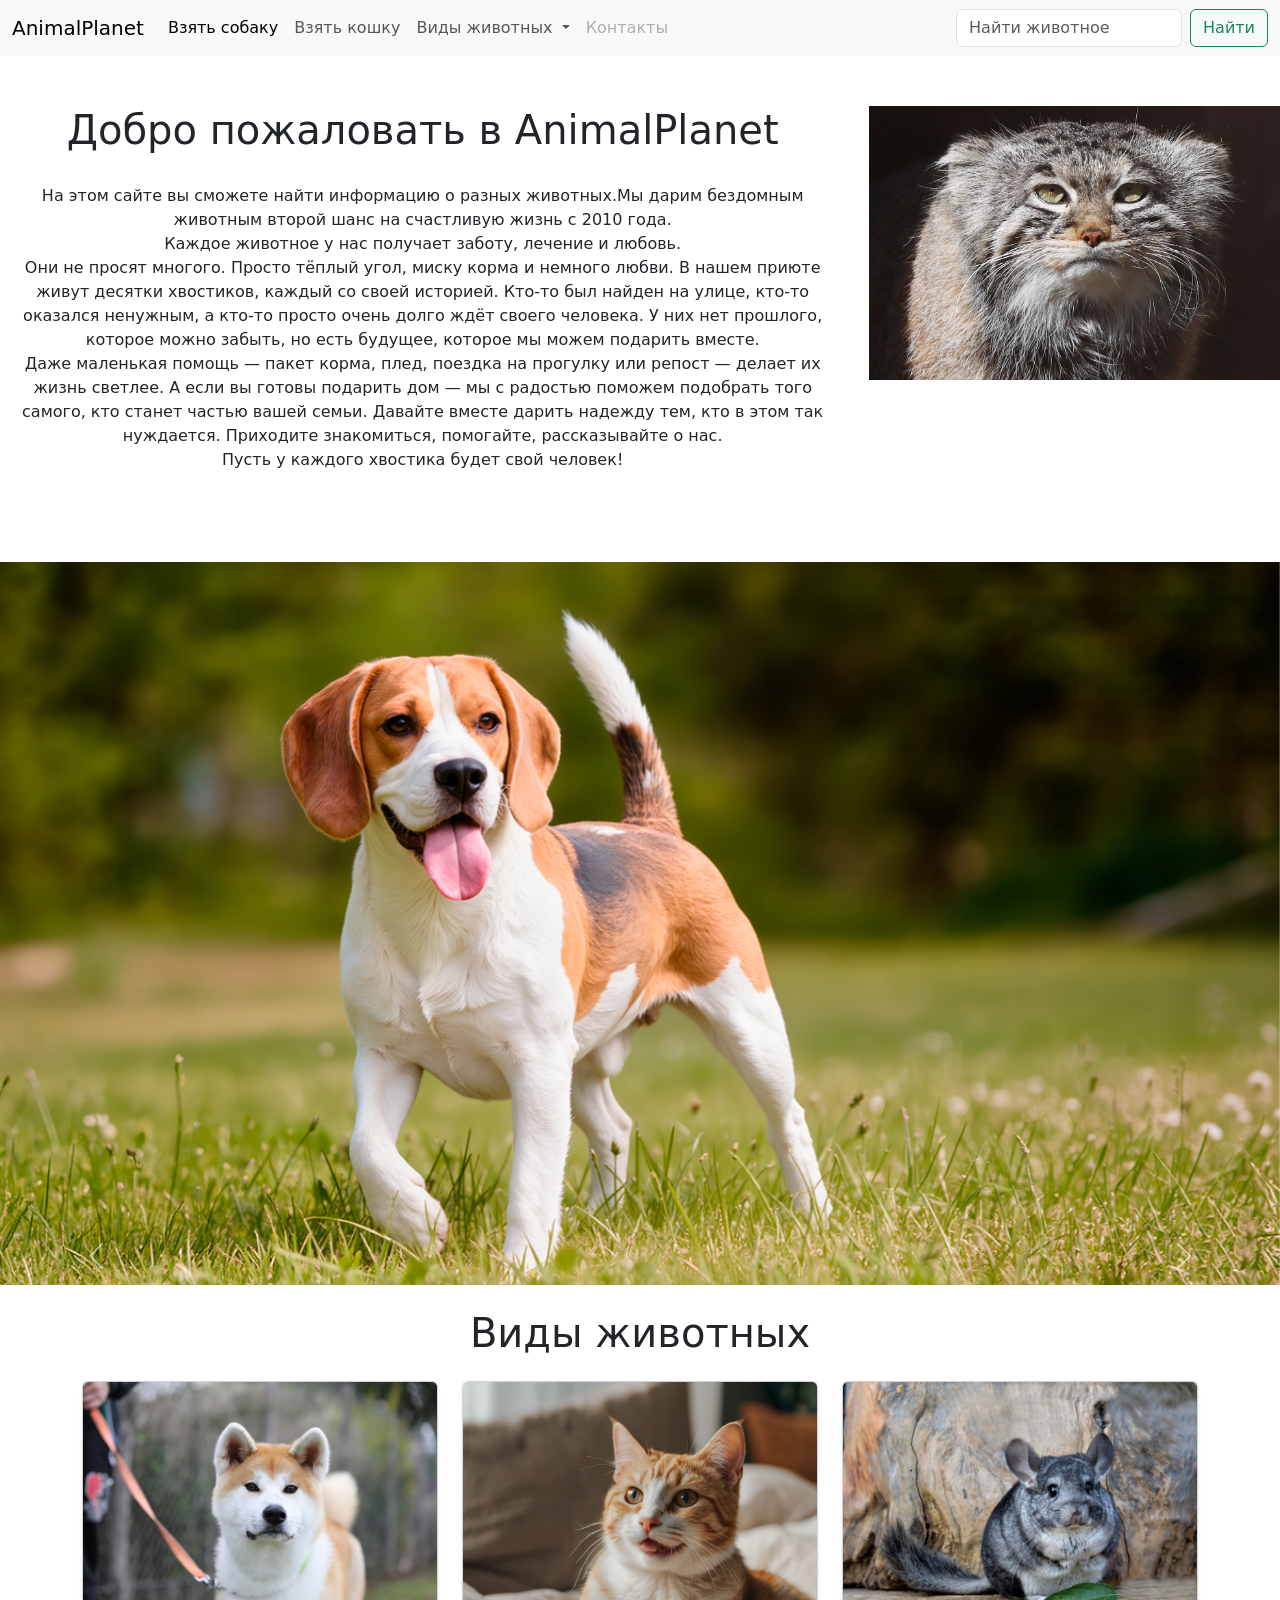
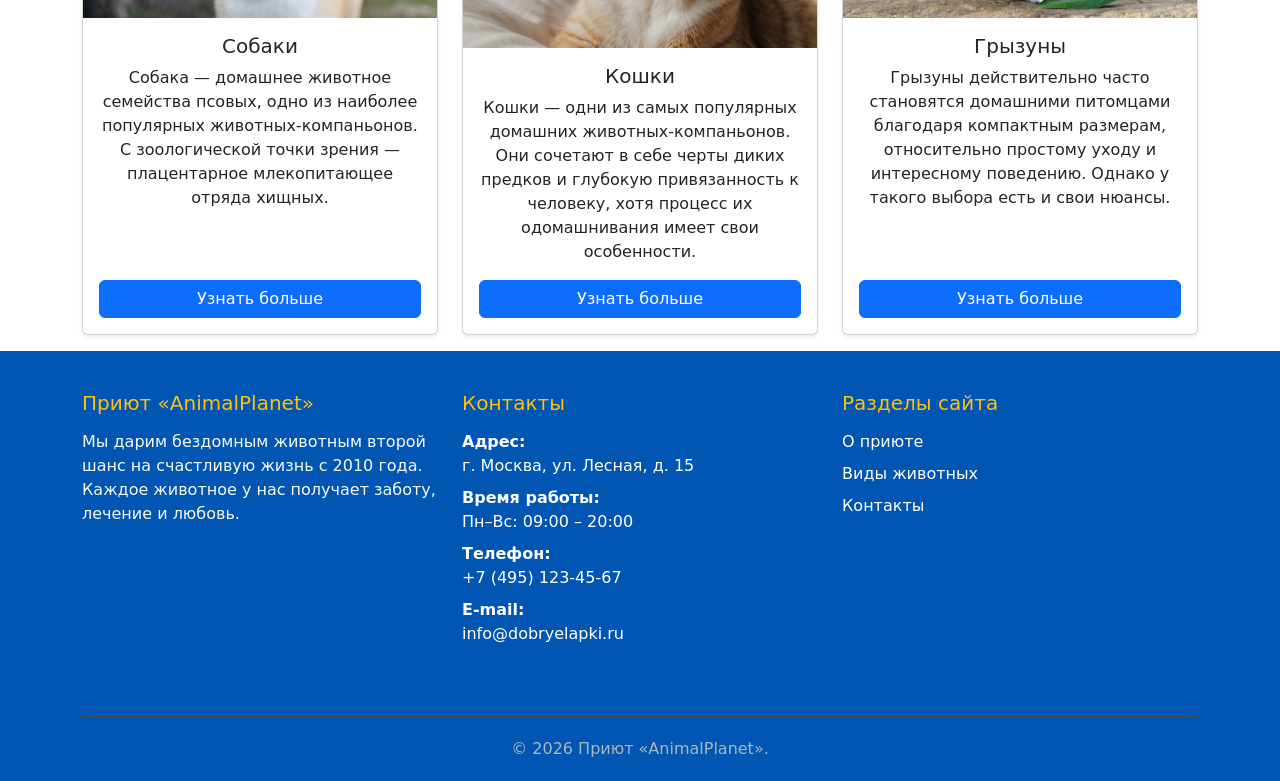
<file: index.html>
<!doctype html>
<html lang="en">
  <head>
    <meta charset="utf-8">
    <meta name="viewport" content="width=device-width, initial-scale=1">
    <title>Bootstrap demo</title>
    <link href="https://cdn.jsdelivr.net/npm/bootstrap@5.3.8/dist/css/bootstrap.min.css" rel="stylesheet" integrity="sha384-sRIl4kxILFvY47J16cr9ZwB07vP4J8+LH7qKQnuqkuIAvNWLzeN8tE5YBujZqJLB" crossorigin="anonymous">
    <link rel="stylesheet" href="Untitled-1.css">
  </head>
  <body>
    <script src="https://cdn.jsdelivr.net/npm/bootstrap@5.3.8/dist/js/bootstrap.bundle.min.js" integrity="sha384-FKyoEForCGlyvwx9Hj09JcYn3nv7wiPVlz7YYwJrWVcXK/BmnVDxM+D2scQbITxI" crossorigin="anonymous"></script>
    <header>
      <nav class="navbar navbar-expand-lg bg-body-tertiary">
  <div class="container-fluid">
    <a class="navbar-brand" href="#b">AnimalPlanet</a>
    <button class="navbar-toggler" type="button" data-bs-toggle="collapse" data-bs-target="#navbarSupportedContent" aria-controls="navbarSupportedContent" aria-expanded="false" aria-label="Toggle navigation">
      <span class="navbar-toggler-icon"></span>
    </button>
    <div class="collapse navbar-collapse" id="navbarSupportedContent">
      <ul class="navbar-nav me-auto mb-2 mb-lg-0">
        <li class="nav-item">
          <a class="nav-link active" aria-current="page" href="Взя.html">Взять собаку</a>
        </li>
        <li class="nav-item">
          <a class="nav-link" href="Взя.html">Взять кошку</a>
        </li>
        <li class="nav-item dropdown">
          <a class="nav-link dropdown-toggle" href="#" role="button" data-bs-toggle="dropdown" aria-expanded="false">
            Виды животных
          </a>
          <ul class="dropdown-menu">
            <li><a class="dropdown-item" href="#a">Кошки</a></li>
            <li><hr class="dropdown-divider"></li>
            <li><a class="dropdown-item" href="#a">Собаки</a></li>
            <li><hr class="dropdown-divider"></li>
            <li><a class="dropdown-item" href="#a">Грызуны</a></li>
          </ul>
        </li>
        <li class="nav-item">
          <a class="nav-link disabled" aria-disabled="true">Контакты</a>
        </li>
      </ul>
      <form class="d-flex" role="search">
        <input class="form-control me-2" type="search" placeholder="Найти животное" aria-label="Search"/>
        <button class="btn btn-outline-success" type="submit">Найти</button>
      </form>
    </div>
  </div>
</nav>
<section>
  <div id="b" class="container1 text-center">
    <div class="row">
      <div class="col-8"><h1>Добро пожаловать в AnimalPlanet</h1><p> На этом сайте вы сможете найти информацию о разных животных.Мы дарим бездомным животным второй шанс на счастливую жизнь с 2010 года.
          <br>Каждое животное у нас получает заботу, лечение и любовь.<br>Они не просят многого. Просто тёплый угол, миску корма и немного любви. В нашем приюте живут десятки хвостиков, каждый со своей историей. Кто-то был найден на улице, кто-то оказался ненужным, а кто-то просто очень долго ждёт своего человека.

У них нет прошлого, которое можно забыть, но есть будущее, которое мы можем подарить вместе. <br>Даже маленькая помощь — пакет корма, плед, поездка на прогулку или репост — делает их жизнь светлее. А если вы готовы подарить дом — мы с радостью поможем подобрать того самого, кто станет частью вашей семьи.

Давайте вместе дарить надежду тем, кто в этом так нуждается. Приходите знакомиться, помогайте, рассказывайте о нас.<br> Пусть у каждого хвостика будет свой человек!</p></div>
      <div class="col-4"><img src="i (1).webp" class="w-100" alt="manul"></div>
    </div>
  </div>
</section>
    <br>
    <div id="carouselExampleIndicators" class="carousel slide">
  <div class="carousel-indicators">
    <button type="button" data-bs-target="#carouselExampleIndicators" data-bs-slide-to="0" class="active" aria-current="true" aria-label="Slide 1"></button>
    <button type="button" data-bs-target="#carouselExampleIndicators" data-bs-slide-to="1" aria-label="Slide 2"></button>
    <button type="button" data-bs-target="#carouselExampleIndicators" data-bs-slide-to="2" aria-label="Slide 3"></button>
    <button type="button" data-bs-target="#carouselExampleIndicators" data-bs-slide-to="3" aria-label="Slide 4"></button>
  </div>
  <div class="carousel-inner">
    <div class="carousel-item active">
      <img src="bigl-dlya-nachinayushchih.png" class="d-block w-100" >
    </div>
    <div class="carousel-item">
      <img src="i (2).webp" class="d-block w-100" >
    </div>
    <div class="carousel-item">
      <img src="FoiTan_snig.jpg" class="d-block w-100" >
    </div>
    <div class="carousel-item">
      <img src="i (4).webp" class="d-block w-100" >
    </div>
  </div>
  <button class="carousel-control-prev" type="button" data-bs-target="#carouselExampleIndicators" data-bs-slide="prev">
    <span class="carousel-control-prev-icon" aria-hidden="true"></span>
    <span class="visually-hidden">Previous</span>
  </button>
  <button class="carousel-control-next" type="button" data-bs-target="#carouselExampleIndicators" data-bs-slide="next">
    <span class="carousel-control-next-icon" aria-hidden="true"></span>
    <span class="visually-hidden">Next</span>
  </button>
  <br>
<section1>
  <div id="a" class="container text-center">
    <h1 class="mb-4">Виды животных</h1>
    <div class="row justify-content-center">
      <div class="col-md-4 mb-3">
        <div class="card h-100 shadow-sm"> 
          <img src="403b14edae25462c90295f587f990c96.jpeg" class="card-img-top" class="card-img-top" alt="Собаки">
          <div class="card-body d-flex flex-column">
            <h5 class="card-title">Собаки</h5>
            <p class="card-text flex-grow-1">Собака — домашнее животное семейства псовых, одно из наиболее популярных животных-компаньонов. С зоологической точки зрения — плацентарное млекопитающее отряда хищных.</p>
            <a href="а.html" class="btn btn-primary mt-auto">Узнать больше</a>
          </div>
        </div>
      </div>
      <div class="col-md-4 mb-3">
        <div class="card h-100 shadow-sm">
          <img src="74aa0170dc.jpg" class="card-img-top" alt="Кошки">
          <div class="card-body d-flex flex-column">
            <h5 class="card-title">Кошки</h5>
            <p class="card-text flex-grow-1">Кошки — одни из самых популярных домашних животных-компаньонов. Они сочетают в себе черты диких предков и глубокую привязанность к человеку, хотя процесс их одомашнивания имеет свои особенности.</p>
            <a href="а.html" class="btn btn-primary mt-auto">Узнать больше</a>
          </div>
        </div>
      </div>
      <div class="col-md-4 mb-3">
        <div class="card h-100 shadow-sm">
          <img src="gl_shinshilla.jpg" class="card-img-top" alt="Грызуны">
          <div class="card-body d-flex flex-column">
            <h5 class="card-title">Грызуны</h5>
            <p class="card-text flex-grow-1">Грызуны действительно часто становятся домашними питомцами благодаря компактным размерам, относительно простому уходу и интересному поведению. Однако у такого выбора есть и свои нюансы.</p>
            <a href="а.html" class="btn btn-primary mt-auto">Узнать больше</a>
          </div>
        </div>
      </div>

    </div>
  </div>
</section1>
</div>
    </header>
<footer>
  <div class="container">
    <div class="row">
      
      <div class="col-md-4 mb-4">
        <h5>Приют «AnimalPlanet»</h5>
        <p class="text-light">
          Мы дарим бездомным животным второй шанс на счастливую жизнь с 2010 года.
          Каждое животное у нас получает заботу, лечение и любовь.
        </p>
      </div>

      <div class="col-md-4 mb-4">
        <h5>Контакты</h5>
        <ul class="list-unstyled">
          <li class="mb-2">
            <strong>Адрес:</strong><br>
            г. Москва, ул. Лесная, д. 15
          </li>
          <li class="mb-2">
            <strong>Время работы:</strong><br>
            Пн–Вс: 09:00 – 20:00
          </li>
          <li class="mb-2">
            <strong>Телефон:</strong><br>
            <a href="tel:+74951234567">+7 (495) 123-45-67</a>
          </li>
          <li class="mb-2">
            <strong>E-mail:</strong><br>
            <a href="mailto:info@dobryelapki.ru">info@dobryelapki.ru</a>
          </li>
        </ul>
      </div>

 
      <div class="col-md-4 mb-4">
        <h5>Разделы сайта</h5>
        <ul class="list-unstyled">
          <li class="mb-2"><a href="#b">О приюте</a></li>
          <li class="mb-2"><a href="#a">Виды животных</a></li>
          <li class="mb-2"><a href="#">Контакты</a></li>
        </ul>
      </div>

    </div>

    <div class="copyright">
      <p class="mb-0">© 2026 Приют «AnimalPlanet». </p>
    </div>
  </div>
</footer>
  </body>
</html>
</file>
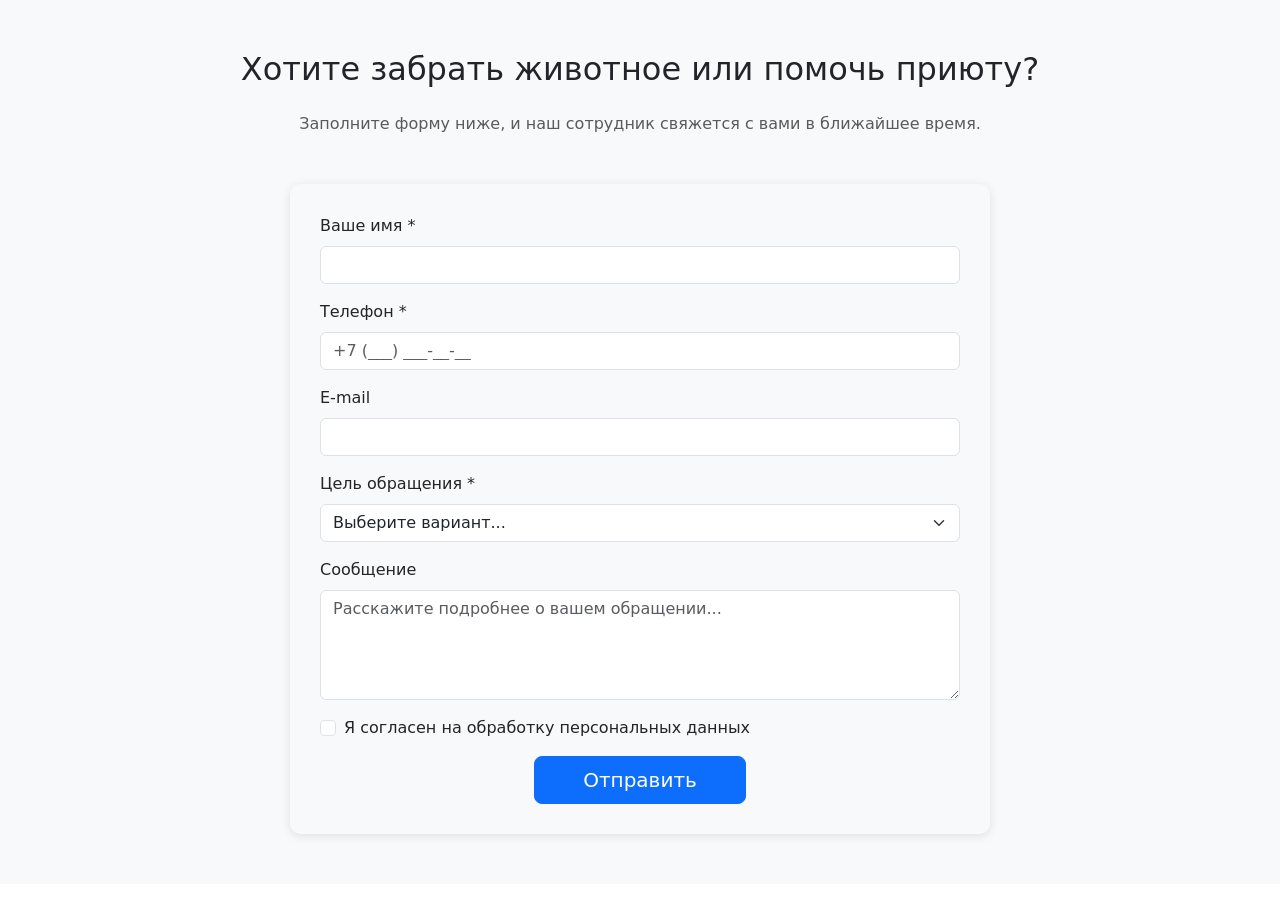
<file: Untitled-2.html>
<!doctype html>
<html lang="en">
  <head>
    <meta charset="utf-8">
    <meta name="viewport" content="width=device-width, initial-scale=1">
    <title>Bootstrap demo</title>
    <link href="https://cdn.jsdelivr.net/npm/bootstrap@5.3.8/dist/css/bootstrap.min.css" rel="stylesheet" integrity="sha384-sRIl4kxILFvY47J16cr9ZwB07vP4J8+LH7qKQnuqkuIAvNWLzeN8tE5YBujZqJLB" crossorigin="anonymous">
    <link rel="stylesheet" href="Untitled-1.css">
  </head>
  <body>
    <script src="https://cdn.jsdelivr.net/npm/bootstrap@5.3.8/dist/js/bootstrap.bundle.min.js" integrity="sha384-FKyoEForCGlyvwx9Hj09JcYn3nv7wiPVlz7YYwJrWVcXK/BmnVDxM+D2scQbITxI" crossorigin="anonymous"></script>
    <header>
<section id="help" class="bg-light">
  <div class="container">
    <h2 class="text-center mb-4">Хотите забрать животное или помочь приюту?</h2>
    <p class="text-center text-muted mb-5">
      Заполните форму ниже, и наш сотрудник свяжется с вами в ближайшее время.
    </p>

    <div class="contact-form">
      <form action="#" method="post">
        
        <div class="mb-3">
          <label for="name" class="form-label">Ваше имя *</label>
          <input type="text" class="form-control" id="name" name="name" required>
        </div>

        <div class="mb-3">
          <label for="phone" class="form-label">Телефон *</label>
          <input type="tel" class="form-control" id="phone" name="phone" 
                 placeholder="+7 (___) ___-__-__" required>
        </div>

        <div class="mb-3">
          <label for="email" class="form-label">E-mail</label>
          <input type="email" class="form-control" id="email" name="email">
        </div>

        <div class="mb-3">
          <label for="purpose" class="form-label">Цель обращения *</label>
          <select class="form-select" id="purpose" name="purpose" required>
            <option value="" selected disabled>Выберите вариант...</option>
            <option value="adopt">Забрать животное из приюта</option>
            <option value="help-material">Оказать материальную помощь</option>
            <option value="help-food">Передать корм/вещи</option>
            <option value="volunteer">Стать волонтёром</option>
            <option value="other">Другое</option>
          </select>
        </div>

        <div class="mb-3">
          <label for="message" class="form-label">Сообщение</label>
          <textarea class="form-control" id="message" name="message" rows="4"
                    placeholder="Расскажите подробнее о вашем обращении..."></textarea>
        </div>

        <div class="form-check mb-3">
          <input class="form-check-input" type="checkbox" id="agree" required>
          <label class="form-check-label" for="agree">
            Я согласен на обработку персональных данных
          </label>
        </div>

        <div class="text-center">
          <button type="submit" class="btn btn-primary btn-lg px-5">Отправить</button>
        </div>

      </form>
    </div>
  </div>
</section>
  </header>
  </body>
</html>
</file>
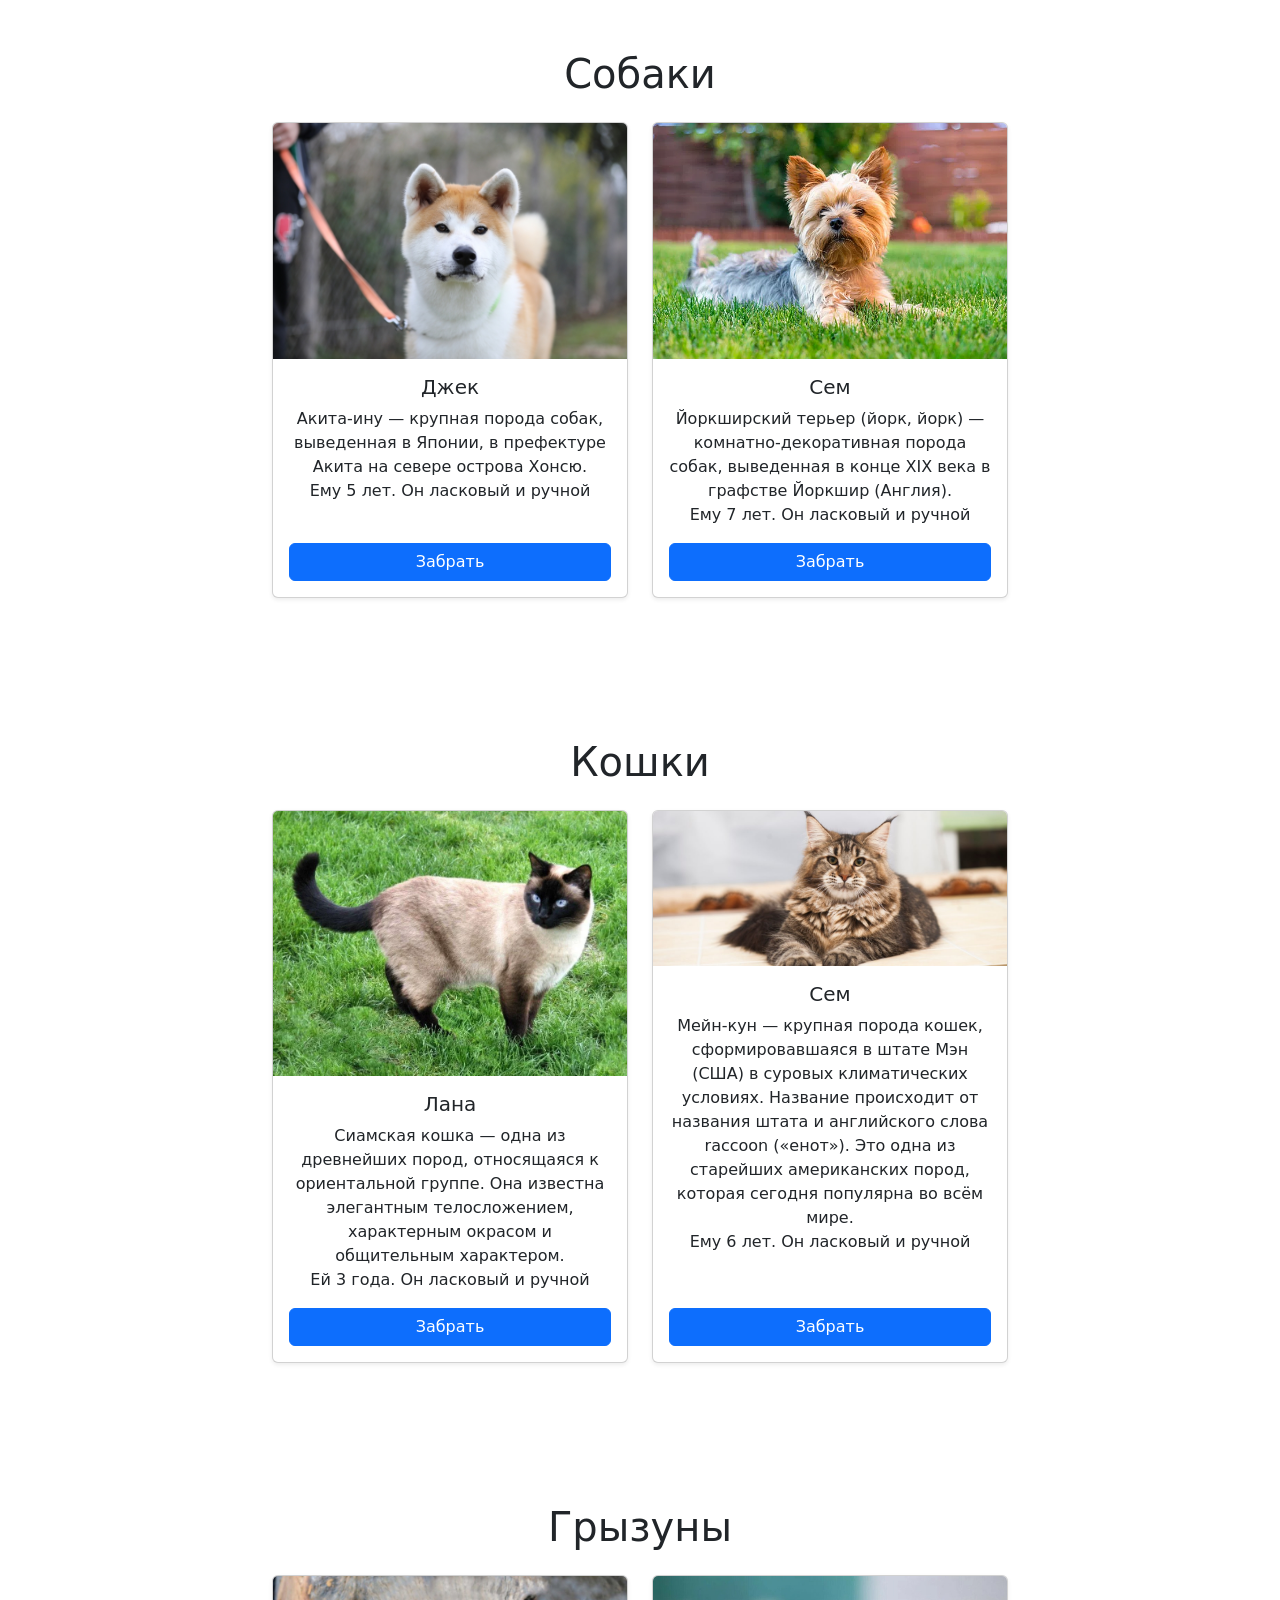
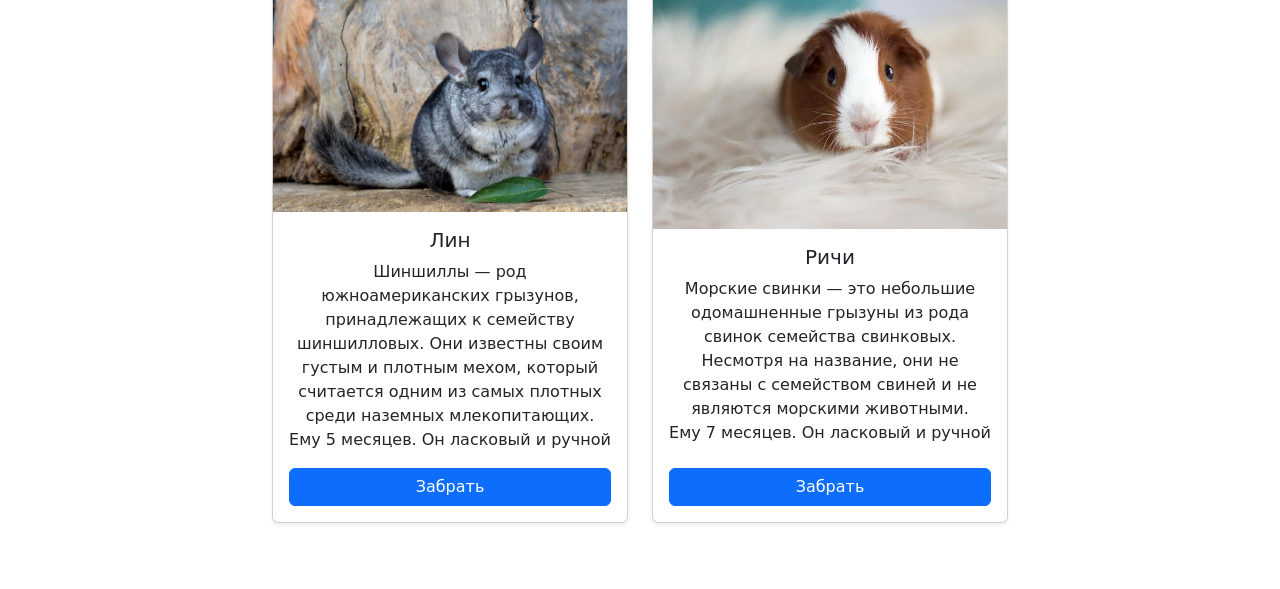
<file: а.html>
<!doctype html>
<html lang="en">
  <head>
    <meta charset="utf-8">
    <meta name="viewport" content="width=device-width, initial-scale=1">
    <title>Bootstrap demo</title>
    <link href="https://cdn.jsdelivr.net/npm/bootstrap@5.3.8/dist/css/bootstrap.min.css" rel="stylesheet" integrity="sha384-sRIl4kxILFvY47J16cr9ZwB07vP4J8+LH7qKQnuqkuIAvNWLzeN8tE5YBujZqJLB" crossorigin="anonymous">
    <link rel="stylesheet" href="Untitled-1.css">
  </head>
  <body>
    <script src="https://cdn.jsdelivr.net/npm/bootstrap@5.3.8/dist/js/bootstrap.bundle.min.js" integrity="sha384-FKyoEForCGlyvwx9Hj09JcYn3nv7wiPVlz7YYwJrWVcXK/BmnVDxM+D2scQbITxI" crossorigin="anonymous"></script>
    <header>
<section>
  <div id="с" class="container text-center">
    <h1 class="mb-4">Собаки</h1>
    <div class="row justify-content-center">
      <div class="col-md-4 mb-3">
        <div class="card h-100 shadow-sm"> 
          <img src="403b14edae25462c90295f587f990c96.jpeg" class="card-img-top" class="card-img-top" alt="Собаки">
          <div class="card-body d-flex flex-column">
            <h5 class="card-title">Джек</h5>
            <p class="card-text flex-grow-1">Акита-ину — крупная порода собак, выведенная в Японии, в префектуре Акита на севере острова Хонсю. <br> Ему 5 лет. Он ласковый и ручной</p>
            <a href="Взя.html" class="btn btn-primary mt-auto">Забрать</a>
          </div>
        </div>
      </div>
      <div class="col-md-4 mb-3">
        <div class="card h-100 shadow-sm">
          <img src="i (3).webp" class="card-img-top" alt="Кошки">
          <div class="card-body d-flex flex-column">
            <h5 class="card-title">Сем</h5>
            <p class="card-text flex-grow-1">Йоркширский терьер (йорк, йорк) — комнатно-декоративная порода собак, выведенная в конце XIX века в графстве Йоркшир (Англия).<br> Ему 7 лет. Он ласковый и ручной</p>
            <a href="Взя.html" class="btn btn-primary mt-auto">Забрать</a>
          </div>
        </div>
      </div>
    </div>
  </div>
</section>
<br>
<section>
  <div id="с" class="container text-center">
    <h1 class="mb-4">Кошки</h1>
    <div class="row justify-content-center">
      <div class="col-md-4 mb-3">
        <div class="card h-100 shadow-sm"> 
          <img src="i (4).webp" class="card-img-top" class="card-img-top" alt="Собаки">
          <div class="card-body d-flex flex-column">
            <h5 class="card-title">Лана</h5>
            <p class="card-text flex-grow-1">Сиамская кошка — одна из древнейших пород, относящаяся к ориентальной группе. Она известна элегантным телосложением, характерным окрасом и общительным характером. <br> Ей 3 года. Он ласковый и ручной</p>
            <a href="Взя.html" class="btn btn-primary mt-auto">Забрать</a>
          </div>
        </div>
      </div>
      <div class="col-md-4 mb-3">
        <div class="card h-100 shadow-sm">
          <img src="meyn_kun_1023kh448_min.jpg" class="card-img-top" alt="Кошки">
          <div class="card-body d-flex flex-column">
            <h5 class="card-title">Сем</h5>
            <p class="card-text flex-grow-1">Мейн-кун — крупная порода кошек, сформировавшаяся в штате Мэн (США) в суровых климатических условиях. Название происходит от названия штата и английского слова raccoon («енот»). Это одна из старейших американских пород, которая сегодня популярна во всём мире. <br> Ему 6 лет. Он ласковый и ручной</p>
            <a href="Взя.html" class="btn btn-primary mt-auto">Забрать</a>
          </div>
        </div>
      </div>
    </div>
  </div>
</section>
<br>
<section>
  <div id="с" class="container text-center">
    <h1 class="mb-4">Грызуны</h1>
    <div class="row justify-content-center">
      <div class="col-md-4 mb-3">
        <div class="card h-100 shadow-sm"> 
          <img src="gl_shinshilla.jpg" class="card-img-top" class="card-img-top" alt="Собаки">
          <div class="card-body d-flex flex-column">
            <h5 class="card-title">Лин</h5>
            <p class="card-text flex-grow-1">Шиншиллы — род южноамериканских грызунов, принадлежащих к семейству шиншилловых. Они известны своим густым и плотным мехом, который считается одним из самых плотных среди наземных млекопитающих.<br> Ему 5 месяцев. Он ласковый и ручной</p>
            <a href="Взя.html" class="btn btn-primary mt-auto">Забрать</a>
          </div>
        </div>
      </div>
      <div class="col-md-4 mb-3">
        <div class="card h-100 shadow-sm">
          <img src="svinka_m.png" class="card-img-top" alt="Кошки">
          <div class="card-body d-flex flex-column">
            <h5 class="card-title">Ричи</h5>
            <p class="card-text flex-grow-1">Морские свинки — это небольшие одомашненные грызуны из рода свинок семейства свинковых. Несмотря на название, они не связаны с семейством свиней и не являются морскими животными. <br> Ему 7 месяцев. Он ласковый и ручной</p>
            <a href="Взя.html" class="btn btn-primary mt-auto">Забрать</a>
          </div>
        </div>
      </div>
    </div>
  </div>
</section>
  </header>
  </body>
</html>
</file>
<file: Untitled-1.css>
section {
  padding-top: 50px;
  padding-bottom: 50px;
}

h1 {
  margin-bottom: 30px;
}

footer {
  background-color: #0056b2;
  color: #ffffff;
  padding: 40px 0 20px;
}

footer h5 {
  margin-bottom: 15px;
  color: #ffc107;
}

footer a {
  color: #ffffff;
  text-decoration: none;
}

footer a:hover {
  color: #ffc107;
}


.contact-form {
  max-width: 700px;
  margin: 0 auto;
  padding: 30px;
  background-color: #f8f9fa;
  border-radius: 10px;
  box-shadow: 0 2px 10px rgba(0, 0, 0, 0.1);
}


.copyright {
  text-align: center;
  margin-top: 30px;
  padding-top: 20px;
  border-top: 1px solid #495057;
  color: #adb5bd;
}
</file>
